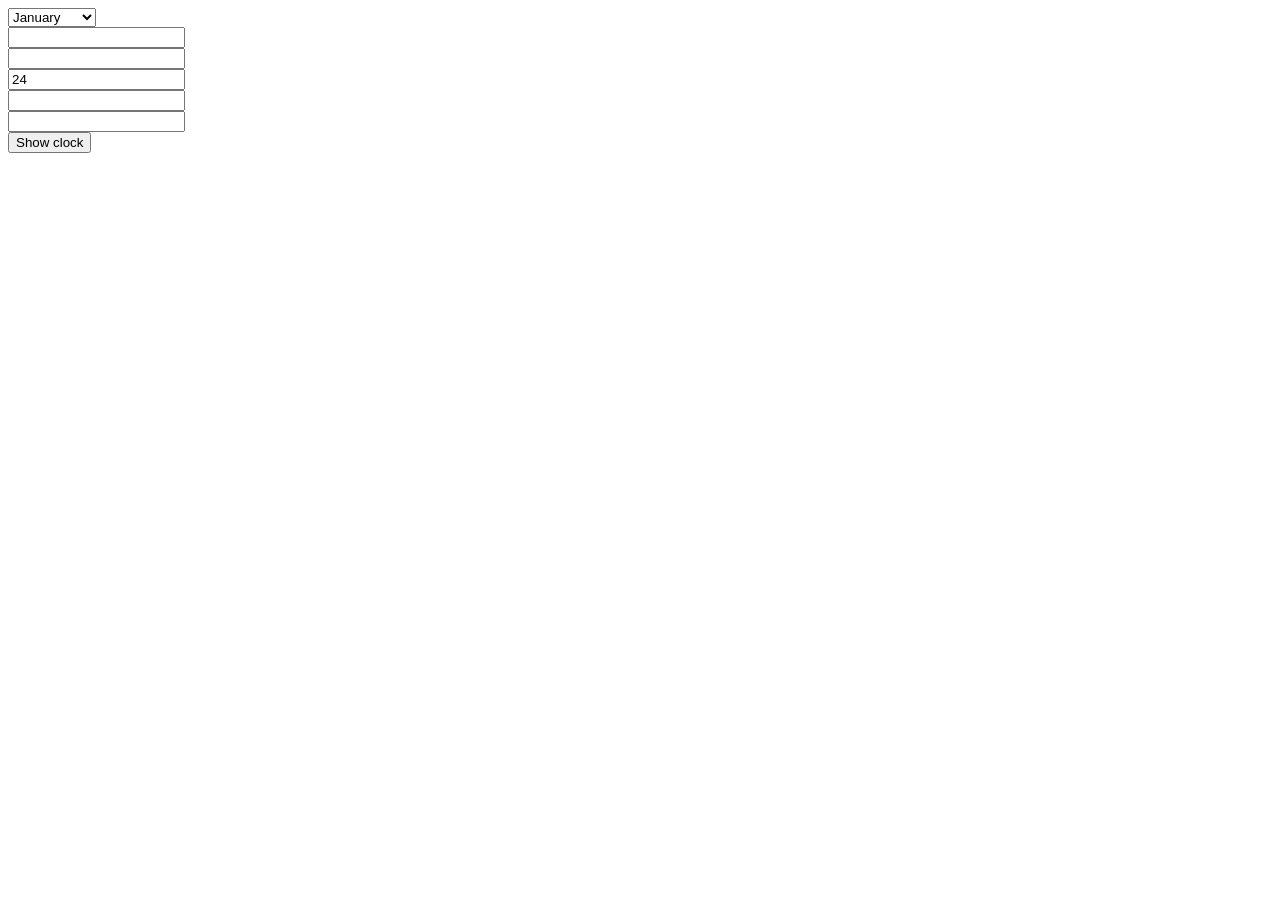
<file: index.htm>
<!DOCTYPE html>
<html>
	<head>
		<title>Death Clock</title>
		<meta name="viewport" content="width=device-width, initial-scale=1">
		<link rel="stylesheet" href="https://fonts.googleapis.com/css?family=Roboto">
		<link rel="stylesheet" type="text/css" href="styles.css">
		<script src="scripts.js"></script>
	</head>
	<body>
		<form id="deathForm">
			<select name="months">
				<option value="January">January</option>
				<option value="February">February</option>
				<option value="March">March</option>
				<option value="April">April</option>
				<option value="May">May</option>
				<option value="June">June</option>
				<option value="July">July</option>
				<option value="August">August</option>
				<option value="September">September</option>
				<option value="October">October</option>
				<option value="November">November</option>
				<option value="December">December</option>
			</select> <br>
			<input type="text" name="days"> <br>
			<input type="text" name="years"> <br>
			<input type="text" name="hours" value="24"> <br>
			<input type="text" name="minutes"> <br>
			<input type="text" name="seconds"> <br>
			<button type="button" click="collectData();toggleDisplay();" id="clockButton">Show clock</button> <br>
		</form>

		<p id="deathClock"></p>
	</body>
</html>
</file>
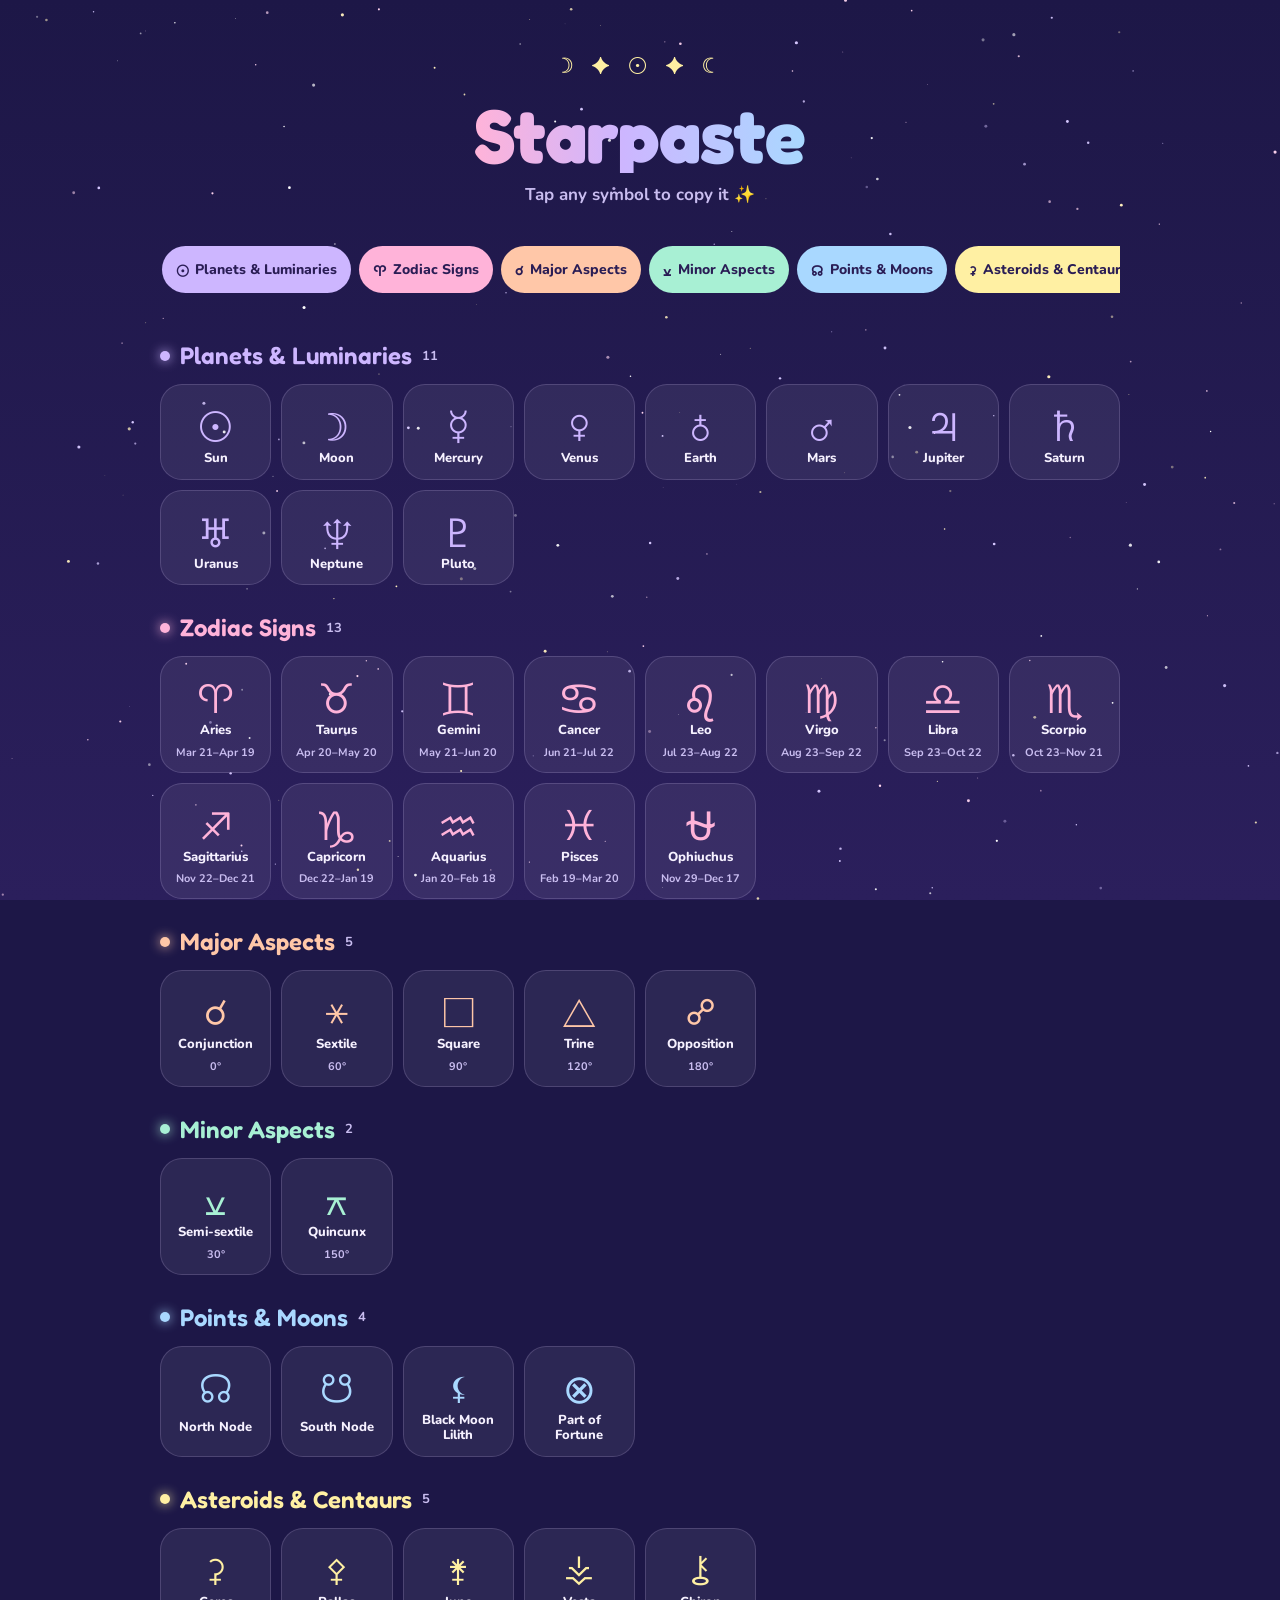
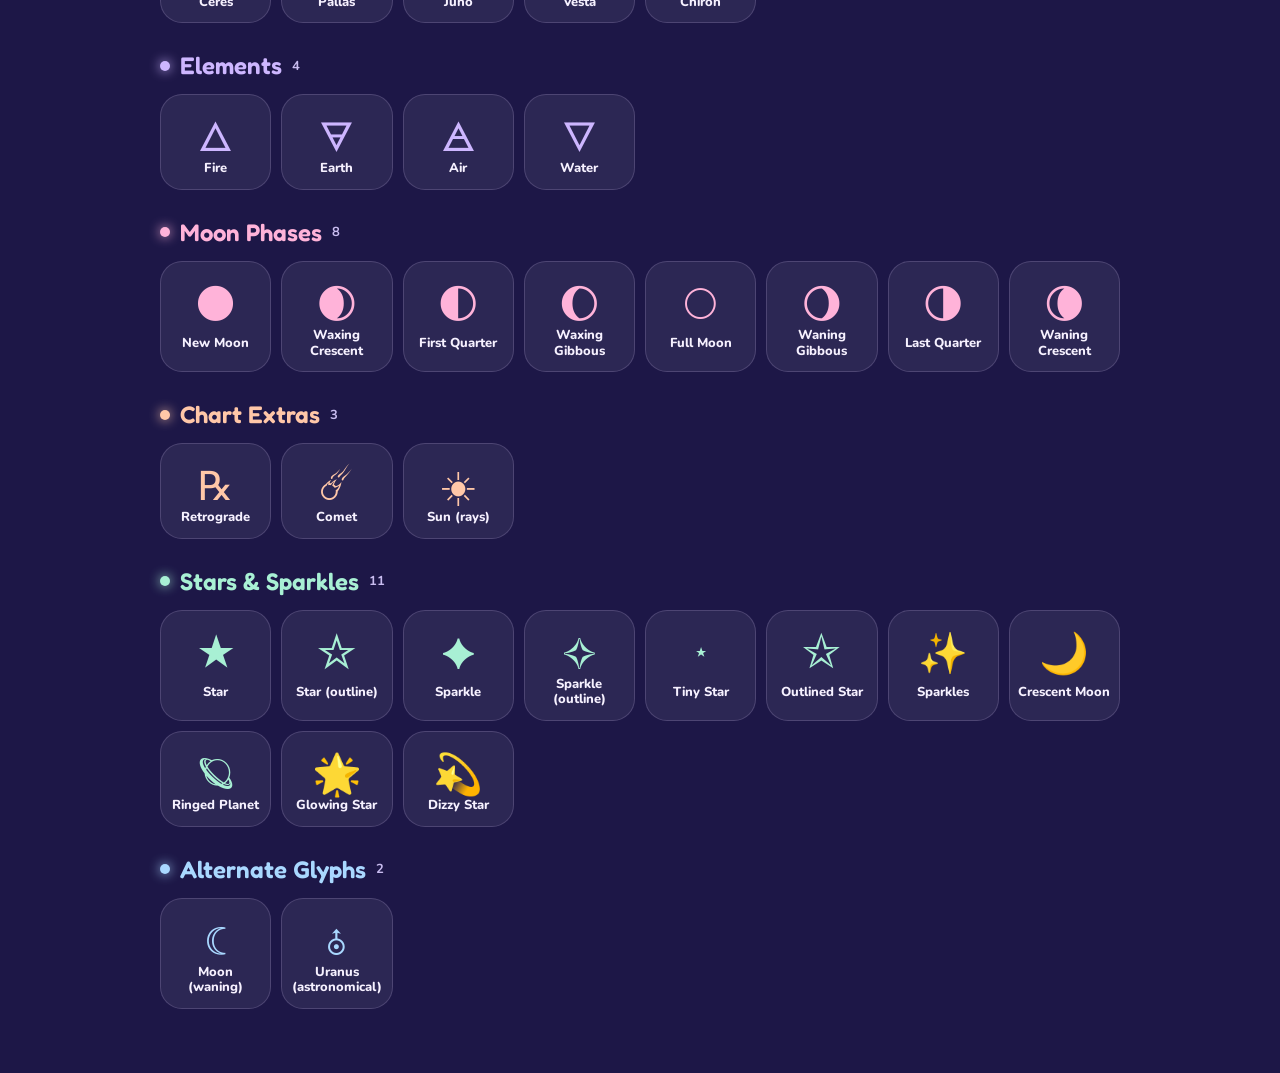
<file: starpaste/index.html>
<!doctype html>
<html lang="en">
<head>
<meta charset="utf-8">
<meta name="viewport" content="width=device-width, initial-scale=1, viewport-fit=cover">
<title>Starpaste</title>
<meta name="claude:viewport-fit-sides" content="cover">
<meta name="description" content="Tap any astrology symbol to copy it.">
<link rel="preconnect" href="https://fonts.googleapis.com">
<link rel="preconnect" href="https://fonts.gstatic.com" crossorigin>
<link rel="stylesheet" href="https://fonts.googleapis.com/css2?family=Fredoka:wght@500;600;700&family=Nunito:wght@500;700;800&family=Noto+Sans+Symbols:wght@400;500&family=Noto+Sans+Symbols+2&display=swap">
<style>
/* Layout: night-sky page, centered column, sticky jump bar of pastel chips, wrapping grid of rounded copy tiles per category */
:root {
  color-scheme: dark;
  --sky-top: #1d1747;
  --sky-bottom: #2b1f5c;
  --ink: #f6f1ff;
  --ink-soft: #c9bdf0;
  --tile: rgba(255, 255, 255, 0.07);
  --tile-hover: rgba(255, 255, 255, 0.14);
  --tile-line: rgba(220, 205, 255, 0.18);
  --lilac: #cdb6ff;
  --peach: #ffc7a8;
  --mint: #a8f0d4;
  --pink: #ffb3d9;
  --butter: #fff0a3;
  --sky: #a9d8ff;
  --toast: #fff6fb;
  --toast-ink: #3a2470;
  --font-display: "Fredoka", "Nunito", ui-rounded, system-ui, sans-serif;
  --font-body: "Nunito", ui-rounded, system-ui, sans-serif;
  --font-glyph: "Noto Sans Symbols", "Noto Sans Symbols 2", "Segoe UI Symbol", "Apple Symbols", "DejaVu Sans", sans-serif;
}
* { box-sizing: border-box; }
html { background: var(--sky-top); }
body {
  margin: 0;
  min-height: 100vh;
  color: var(--ink);
  font-family: var(--font-body);
  font-size: 16px;
  background: linear-gradient(180deg, var(--sky-top) 0%, var(--sky-bottom) 100%) fixed, var(--sky-top);
  padding-left: max(16px, env(safe-area-inset-left, 0px));
  padding-right: max(16px, env(safe-area-inset-right, 0px));
}
body::before {
  content: ""; position: fixed; inset: 0 0 auto;
  height: env(safe-area-inset-top, 0px); z-index: 10; background: var(--sky-top);
}
#stars { position: fixed; inset: 0; width: 100%; height: 100%; pointer-events: none; z-index: 0; }
.wrap { position: relative; z-index: 1; max-width: 960px; margin: 0 auto; padding-block: 40px 64px; }

header { text-align: center; display: grid; gap: 10px; justify-items: center; }
.moon-row { font-size: 22px; letter-spacing: 6px; color: var(--butter); font-family: var(--font-glyph); }
h1 {
  margin: 0; font-family: var(--font-display); font-weight: 700;
  font-size: clamp(44px, 10vw, 76px); line-height: 1; letter-spacing: -0.01em;
  background: linear-gradient(90deg, var(--pink), var(--lilac) 45%, var(--sky));
  -webkit-background-clip: text; background-clip: text; color: transparent;
  text-wrap: balance;
}
.tagline { margin: 0; color: var(--ink-soft); font-size: 17px; font-weight: 700; }

nav { margin: 28px 0 8px; padding: 10px 0; }
.wrap { transition: padding-right .25s ease; }
body.railed .wrap { padding-right: 60px; }
#rail {
  position: fixed; z-index: 6; top: 50%;
  right: max(8px, calc(env(safe-area-inset-right, 0px) + 6px));
  transform: translate(70px, -50%); opacity: 0; pointer-events: none;
  display: flex; flex-direction: column; gap: 6px; padding: 8px 6px;
  border-radius: 999px; border: 1px solid var(--tile-line);
  background: color-mix(in srgb, var(--sky-top) 92%, transparent);
  box-shadow: 0 8px 28px rgba(10, 5, 40, .5);
  backdrop-filter: blur(10px); -webkit-backdrop-filter: blur(10px);
  transition: transform .3s ease, opacity .3s ease;
}
body.railed #rail { transform: translate(0, -50%); opacity: 1; pointer-events: auto; }
.dotlink {
  position: relative; width: 40px; height: 40px; border-radius: 50%; display: grid; place-items: center;
  text-decoration: none; font-family: var(--font-glyph); font-size: 19px;
  color: var(--c); background: color-mix(in srgb, var(--c) 16%, transparent);
  border: 1.5px solid transparent; transition: background .15s ease, color .15s ease, transform .1s ease;
  -webkit-tap-highlight-color: transparent;
}
.dotlink:hover { border-color: var(--c); }
.dotlink:active { transform: scale(.9); }
.dotlink.on { background: var(--c); color: #2a1d55; }
.dotlink .lbl {
  position: absolute; right: calc(100% + 12px); top: 50%; transform: translate(6px, -50%);
  padding: 6px 12px; border-radius: 999px; white-space: nowrap;
  font-family: var(--font-body); font-size: 13px; font-weight: 800;
  background: var(--c); color: #2a1d55; box-shadow: 0 6px 18px rgba(10, 5, 40, .45);
  opacity: 0; pointer-events: none; transition: opacity .2s ease, transform .2s ease;
}
.dotlink.flash .lbl, .dotlink:hover .lbl, .dotlink:focus-visible .lbl { opacity: 1; transform: translate(0, -50%); }
#rail.touching .dotlink:not(.flash) .lbl { opacity: 0; }
.dotlink.top { color: var(--ink); background: rgba(255,255,255,.1); font-family: var(--font-body); font-weight: 800; }
.dotlink:focus-visible { outline: 3px solid var(--butter); outline-offset: 2px; }
@media (max-height: 640px) { .dotlink { width: 34px; height: 34px; font-size: 16px; } #rail { gap: 4px; } }
@media (max-height: 520px) { .dotlink { width: 28px; height: 28px; font-size: 14px; } #rail { gap: 2px; padding: 6px 4px; } }
.chips {
  display: flex; gap: 8px; overflow-x: auto; scrollbar-width: none;
  max-width: 960px; margin: 0 auto; padding: 2px;
}
.chips::-webkit-scrollbar { display: none; }
.chip {
  flex: none; display: inline-flex; align-items: center; gap: 6px;
  padding: 8px 14px; border-radius: 999px; text-decoration: none;
  font-weight: 800; font-size: 14px; white-space: nowrap;
  color: #2a1d55; background: var(--c);
  transition: transform .15s ease;
}
.chip:hover { transform: translateY(-2px); }
.chip:focus-visible, .tile:focus-visible { outline: 3px solid var(--butter); outline-offset: 2px; }
.chip span { font-family: var(--font-glyph); font-size: 15px; }

section { scroll-margin-top: 16px; padding-top: 28px; }
h2 {
  display: flex; align-items: center; gap: 10px;
  margin: 0 0 14px; font-family: var(--font-display); font-weight: 600; font-size: 24px;
  color: var(--c);
}
h2 .dot { width: 10px; height: 10px; border-radius: 50%; background: var(--c); box-shadow: 0 0 12px var(--c); }
h2 small { font-family: var(--font-body); font-size: 13px; font-weight: 700; color: var(--ink-soft); }

.grid { display: grid; grid-template-columns: repeat(auto-fill, minmax(104px, 1fr)); gap: 10px; }
.tile {
  appearance: none; border: 1px solid var(--tile-line); background: var(--tile);
  color: var(--ink); border-radius: 22px; padding: 16px 8px 12px; cursor: pointer;
  display: grid; justify-items: center; gap: 6px; font: inherit; min-width: 0;
  transition: transform .15s ease, background .15s ease, border-color .15s ease;
}
.tile:hover { background: var(--tile-hover); border-color: var(--c); transform: translateY(-3px); }
.tile:active { transform: scale(.95); }
.tile .g { font-family: var(--font-glyph); font-size: 40px; line-height: 1.1; color: var(--c); }
.tile .n { font-size: 13px; font-weight: 800; line-height: 1.2; text-align: center; overflow-wrap: anywhere; }
.tile .d { font-size: 11px; font-weight: 700; color: var(--ink-soft); font-variant-numeric: tabular-nums; }
.tile.copied { border-color: var(--butter); background: var(--tile-hover); }
.tile.copied .g { animation: pop .4s ease; }
@keyframes pop { 40% { transform: scale(1.25) rotate(-6deg); } }


#toast {
  position: fixed; left: 50%; bottom: calc(24px + env(safe-area-inset-bottom, 0px)); z-index: 20;
  transform: translate(-50%, 30px); opacity: 0; pointer-events: none;
  background: var(--toast); color: var(--toast-ink); border-radius: 999px;
  padding: 10px 18px; font-weight: 800; font-size: 15px; white-space: nowrap;
  box-shadow: 0 10px 30px rgba(10, 5, 40, .45);
  transition: opacity .2s ease, transform .2s ease;
}
#toast.show { opacity: 1; transform: translate(-50%, 0); }
#toast b { font-family: var(--font-glyph); font-size: 18px; margin-right: 4px; }

@media (max-width: 420px) {
  .grid { grid-template-columns: repeat(3, minmax(0, 1fr)); gap: 8px; }
  .tile .g { font-size: 34px; }
}
@media (prefers-reduced-motion: reduce) {
  *, *::before, *::after { animation: none !important; transition: none !important; }
}
</style>

</head>
<body>
<canvas id="stars" aria-hidden="true"></canvas>
<div class="wrap">
  <header>
    <div class="moon-row" aria-hidden="true">☽ ✦ ☉ ✦ ☾</div>
    <h1>Starpaste</h1>
    <p class="tagline">Tap any symbol to copy it ✨</p>
  </header>
  <nav aria-label="Jump to a category"><div class="chips" id="chips"></div></nav>
  <main id="main"></main>
</div>
<nav id="rail" aria-label="Jump to a category"></nav>
<div id="toast" role="status" aria-live="polite"></div>

<script>
const DATA = [{"id": "planets", "name": "Planets & Luminaries", "s": [["☉", "Sun"], ["☽", "Moon"], ["☿", "Mercury"], ["♀", "Venus"], ["♁", "Earth"], ["♂", "Mars"], ["♃", "Jupiter"], ["♄", "Saturn"], ["♅", "Uranus"], ["♆", "Neptune"], ["♇", "Pluto"]]}, {"id": "zodiac", "name": "Zodiac Signs", "s": [["♈", "Aries"], ["♉", "Taurus"], ["♊", "Gemini"], ["♋", "Cancer"], ["♌", "Leo"], ["♍", "Virgo"], ["♎", "Libra"], ["♏", "Scorpio"], ["♐", "Sagittarius"], ["♑", "Capricorn"], ["♒", "Aquarius"], ["♓", "Pisces"], ["⛎", "Ophiuchus"]]}, {"id": "major-aspects", "name": "Major Aspects", "s": [["☌", "Conjunction 0°"], ["⚹", "Sextile 60°"], ["□", "Square 90°"], ["△", "Trine 120°"], ["☍", "Opposition 180°"]]}, {"id": "minor-aspects", "name": "Minor Aspects", "s": [["⚺", "Semi-sextile 30°"], ["⚻", "Quincunx 150°"]]}, {"id": "points", "name": "Points & Moons", "s": [["☊", "North Node"], ["☋", "South Node"], ["⚸", "Black Moon Lilith"], ["⊗", "Part of Fortune"]]}, {"id": "asteroids", "name": "Asteroids & Centaurs", "s": [["⚳", "Ceres"], ["⚴", "Pallas"], ["⚵", "Juno"], ["⚶", "Vesta"], ["⚷", "Chiron"]]}, {"id": "elements", "name": "Elements", "s": [["🜂", "Fire"], ["🜃", "Earth"], ["🜁", "Air"], ["🜄", "Water"]]}, {"id": "moon-phases", "name": "Moon Phases", "s": [["🌑", "New Moon"], ["🌒", "Waxing Crescent"], ["🌓", "First Quarter"], ["🌔", "Waxing Gibbous"], ["🌕", "Full Moon"], ["🌖", "Waning Gibbous"], ["🌗", "Last Quarter"], ["🌘", "Waning Crescent"]]}, {"id": "extras", "name": "Chart Extras", "s": [["℞", "Retrograde"], ["☄", "Comet"], ["☀", "Sun (rays)"]]}, {"id": "sparkles", "name": "Stars & Sparkles", "s": [["★", "Star"], ["☆", "Star (outline)"], ["✦", "Sparkle"], ["✧", "Sparkle (outline)"], ["⋆", "Tiny Star"], ["✩", "Outlined Star"], ["✨", "Sparkles"], ["🌙", "Crescent Moon"], ["🪐", "Ringed Planet"], ["🌟", "Glowing Star"], ["💫", "Dizzy Star"]]}, {"id": "alt-forms", "name": "Alternate Glyphs", "s": [["☾", "Moon (waning)"], ["⛢", "Uranus (astronomical)"]]}];
const COLORS = ["--lilac","--pink","--peach","--mint","--sky","--butter"];
const ZODIAC_DATES = {
  Aries:"Mar 21–Apr 19", Taurus:"Apr 20–May 20", Gemini:"May 21–Jun 20", Cancer:"Jun 21–Jul 22",
  Leo:"Jul 23–Aug 22", Virgo:"Aug 23–Sep 22", Libra:"Sep 23–Oct 22", Scorpio:"Oct 23–Nov 21",
  Sagittarius:"Nov 22–Dec 21", Capricorn:"Dec 22–Jan 19", Aquarius:"Jan 20–Feb 18", Pisces:"Feb 19–Mar 20",
  Ophiuchus:"Nov 29–Dec 17"
};
const chips = document.getElementById("chips");
const main = document.getElementById("main");

DATA.forEach((cat, i) => {
  const c = `var(${COLORS[i % COLORS.length]})`;
  const a = document.createElement("a");
  a.className = "chip"; a.href = "#" + cat.id; a.style.setProperty("--c", c);
  a.innerHTML = `<span aria-hidden="true">${cat.s[0][0]}</span>${cat.name}`;
  chips.append(a);

  const sec = document.createElement("section");
  sec.id = cat.id; sec.style.setProperty("--c", c);
  sec.innerHTML = `<h2><span class="dot"></span>${cat.name}<small>${cat.s.length}</small></h2><div class="grid"></div>`;
  const grid = sec.querySelector(".grid");
  cat.s.forEach(([ch, name]) => {
    const m = name.match(/^(.*?)\s(\d+°)$/);
    const label = m ? m[1] : name;
    const detail = m ? m[2] : ZODIAC_DATES[name] || "";
    const b = document.createElement("button");
    b.className = "tile"; b.type = "button";
    b.setAttribute("aria-label", `Copy ${name} symbol`);
    b.innerHTML = `<span class="g">${ch}</span><span class="n">${label}</span>` + (detail ? `<span class="d">${detail}</span>` : "");
    b.addEventListener("click", () => copy(ch, label, b));
    grid.append(b);
  });
  main.append(sec);
});

const rail = document.getElementById("rail");
DATA.forEach((cat, i) => {
  const a = document.createElement("a");
  a.className = "dotlink"; a.href = "#" + cat.id; a.title = cat.name;
  a.setAttribute("aria-label", cat.name);
  a.style.setProperty("--c", `var(${COLORS[i % COLORS.length]})`);
  a.innerHTML = `<span aria-hidden="true">${cat.s[0][0]}</span><span class="lbl">${cat.name}</span>`;
  rail.append(a);
});
const topBtn = document.createElement("a");
topBtn.className = "dotlink top"; topBtn.href = "#top"; topBtn.setAttribute("aria-label", "Back to top");
topBtn.innerHTML = `<span aria-hidden="true">↑</span><span class="lbl">Back to top</span>`;
rail.append(topBtn);
rail.addEventListener("touchstart", () => rail.classList.add("touching"), { passive: true });
new IntersectionObserver(([e]) => {
  document.body.classList.toggle("railed", !e.isIntersecting && e.boundingClientRect.top < 0);
}).observe(chips);
const links = [...rail.querySelectorAll('.dotlink:not(.top)')];
const spy = new IntersectionObserver(entries => {
  entries.forEach(e => {
    if (!e.isIntersecting) return;
    links.forEach(l => {
      const on = l.hash === "#" + e.target.id;
      if (on && !l.classList.contains("on")) {
        l.classList.add("flash"); clearTimeout(l._t); l._t = setTimeout(() => l.classList.remove("flash"), 1600);
      }
      if (!on) l.classList.remove("flash");
      l.classList.toggle("on", on);
    });
  });
}, { rootMargin: "-35% 0px -60% 0px" });
document.querySelectorAll("section").forEach(s => spy.observe(s));
[chips, rail].forEach(el => el.addEventListener("click", e => {
  const a = e.target.closest("a"); if (!a) return;
  e.preventDefault();
  (a.hash === "#top" ? document.body : document.querySelector(a.getAttribute("href"))).scrollIntoView({ behavior: matchMedia("(prefers-reduced-motion: reduce)").matches ? "auto" : "smooth" });
}));

const toast = document.getElementById("toast");
let toastTimer;
function showToast(html) {
  toast.innerHTML = html; toast.classList.add("show");
  clearTimeout(toastTimer); toastTimer = setTimeout(() => toast.classList.remove("show"), 1400);
}
function fallbackCopy(text) {
  const t = document.createElement("textarea");
  t.value = text; t.setAttribute("readonly", ""); t.style.position = "fixed"; t.style.opacity = "0";
  document.body.append(t); t.select();
  let ok = false; try { ok = document.execCommand("copy"); } catch (e) {}
  t.remove(); return ok;
}
function copy(ch, label, el) {
  const done = ok => {
    el.classList.remove("copied"); void el.offsetWidth; el.classList.add("copied");
    setTimeout(() => el.classList.remove("copied"), 900);
    showToast(ok ? `<b>${ch}</b> ${label} copied!` : `Press and hold to copy <b>${ch}</b>`);
  };
  if (navigator.clipboard && navigator.clipboard.writeText) {
    navigator.clipboard.writeText(ch).then(() => done(true), () => done(fallbackCopy(ch)));
  } else done(fallbackCopy(ch));
}

/* twinkling starfield */
(() => {
  const cv = document.getElementById("stars"), cx = cv.getContext("2d");
  const still = matchMedia("(prefers-reduced-motion: reduce)").matches;
  let stars = [], w, h, dpr;
  function size() {
    dpr = Math.min(devicePixelRatio || 1, 2);
    w = cv.clientWidth; h = cv.clientHeight;
    cv.width = w * dpr; cv.height = h * dpr; cx.setTransform(dpr, 0, 0, dpr, 0, 0);
    const n = Math.round(w * h / 5000);
    const tints = ["255,255,255","255,214,240","214,200,255","255,240,190"];
    stars = Array.from({ length: n }, () => ({
      x: Math.random() * w, y: Math.random() * h, r: Math.random() * 1.3 + 0.3,
      p: Math.random() * 6.28, s: Math.random() * 0.002 + 0.0006, t: tints[Math.random() * 4 | 0]
    }));
  }
  function draw(time) {
    cx.clearRect(0, 0, w, h);
    for (const s of stars) {
      const a = still ? 0.7 : 0.35 + 0.65 * Math.abs(Math.sin(s.p + time * s.s));
      cx.fillStyle = `rgba(${s.t},${a})`;
      cx.beginPath(); cx.arc(s.x, s.y, s.r, 0, 6.28); cx.fill();
    }
    if (!still) requestAnimationFrame(draw);
  }
  size(); addEventListener("resize", () => { size(); if (still) draw(0); });
  requestAnimationFrame(draw);
})();
</script>
</body>
</html>
</file>
<file: styles.css>
form {
  display: block;
}
p {
  font-family: 'Roboto', sans-serif;
  text-align: center;
  font-size: 80px;
  display: none;
}
</file>
